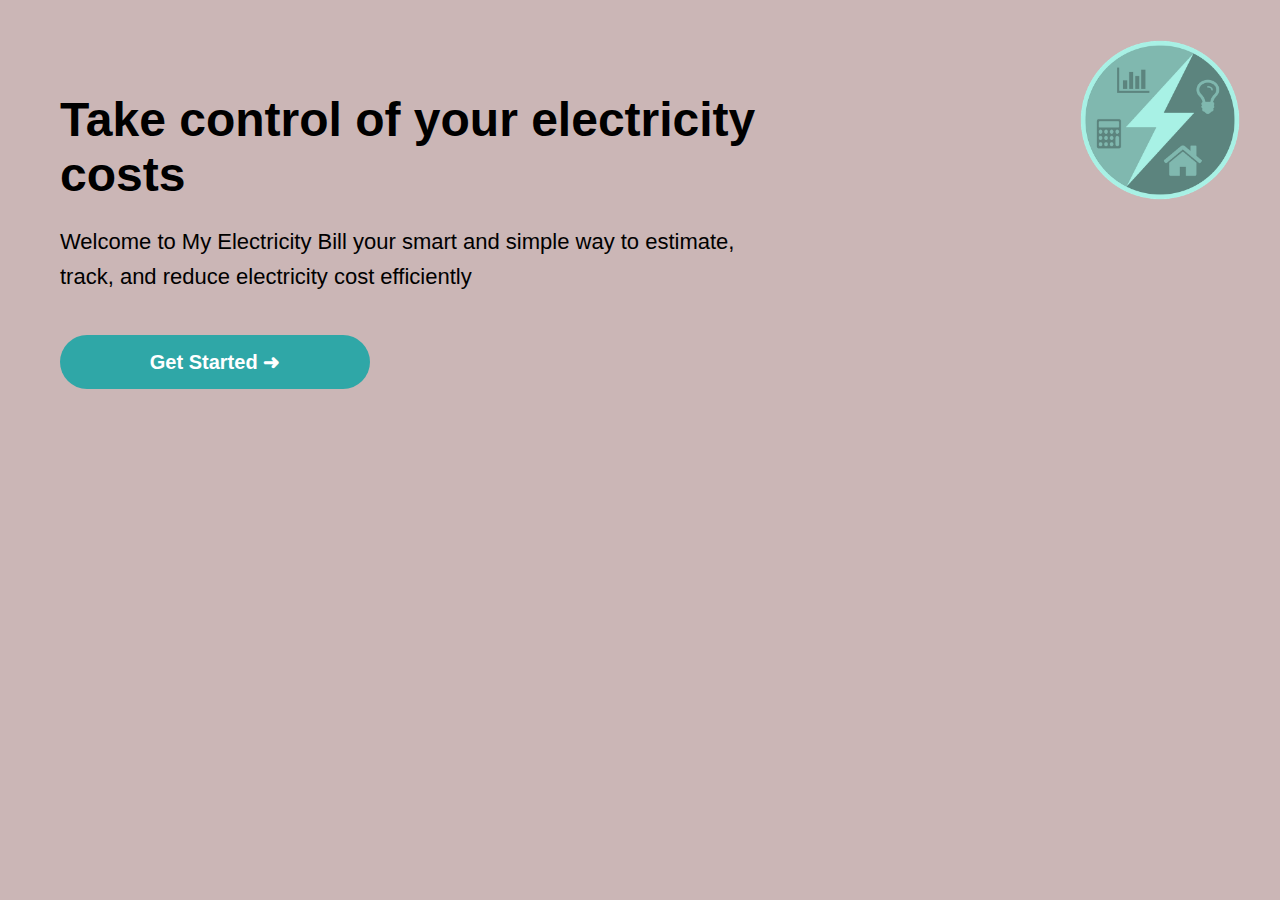
<file: index.html>
<!DOCTYPE html>
<html lang="en">
<head>
    <meta charset="UTF-8">
    <meta name="viewport" content="width=device-width, initial-scale=1.0">
    <title>My Electricity Bill</title>
    <link rel="stylesheet" href="style.css">
</head>
<body>

<div class="container">

    <img src="unnamed.png" class="logo">

    <div class="content">
        <h1>Take control of your electricity costs</h1>

        <p>
            Welcome to My Electricity Bill your smart and simple way to estimate,
            track, and reduce electricity cost efficiently
        </p>

        <a class="btn" href="signup.html">Get Started ➜</a>
    </div>
</div>

</body>
</html>
</file>
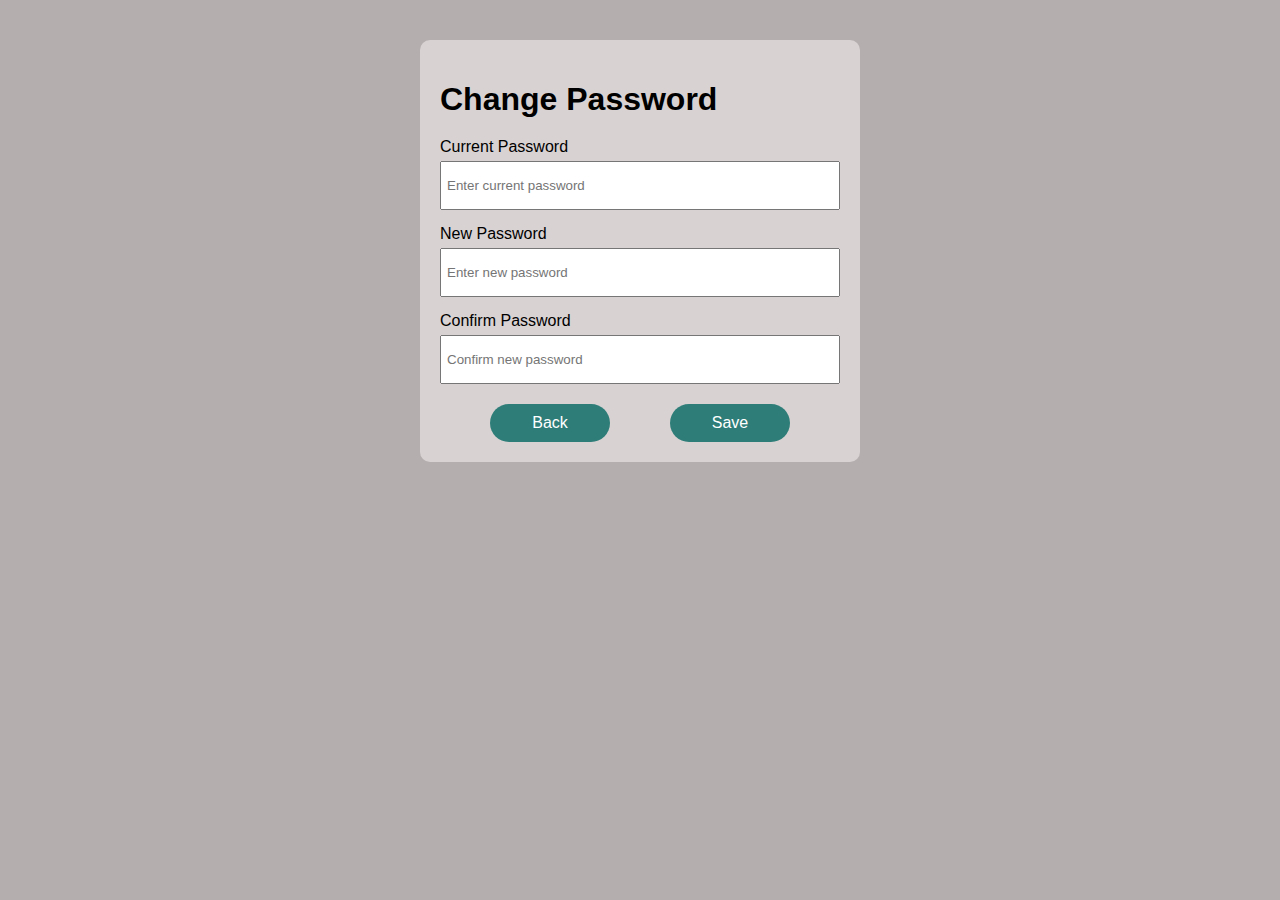
<file: change-password.html>
<!DOCTYPE html>
<html lang="en">
<head>
    <meta charset="UTF-8">
    <meta name="viewport" content="width=device-width, initial-scale=1.0">
    <title>Change Password</title>
    <link rel="stylesheet" href="change-password.css">
</head>
<body>

<div class="container">
    <h1>Change Password</h1>

    <div class="form-group">
        <label>Current Password</label>
        <input id="currentPass" type="password" placeholder="Enter current password">
    </div>

    <div class="form-group">
        <label>New Password</label>
        <input id="newPass" type="password" placeholder="Enter new password">
    </div>

    <div class="form-group">
        <label>Confirm Password</label>
        <input id="confirmPass" type="password" placeholder="Confirm new password">
    </div>

    <div class="btn-container">
        <button class="back-button btn" onclick="window.location.href='profile.html'">Back</button>
        <button class="save-button btn" id="savePassBtn">Save</button>
    </div>
</div>

<script>
    document.getElementById("savePassBtn").addEventListener("click", function() {

        let current = document.getElementById("currentPass").value;
        let newPass = document.getElementById("newPass").value;
        let confirmPass = document.getElementById("confirmPass").value;

        let savedPassword = localStorage.getItem("password");

        // Check current password
        if (current !== savedPassword) {
            alert("❌ Current password is incorrect!");
            return;
        }

        // Check if match
        if (newPass !== confirmPass) {
            alert("❌ New passwords do not match!");
            return;
        }

        // Save new password
        localStorage.setItem("password", newPass);

        alert("✅ Password changed successfully!");
        window.location.href = "profile.html";
    });
</script>

</body>
</html>
</file>
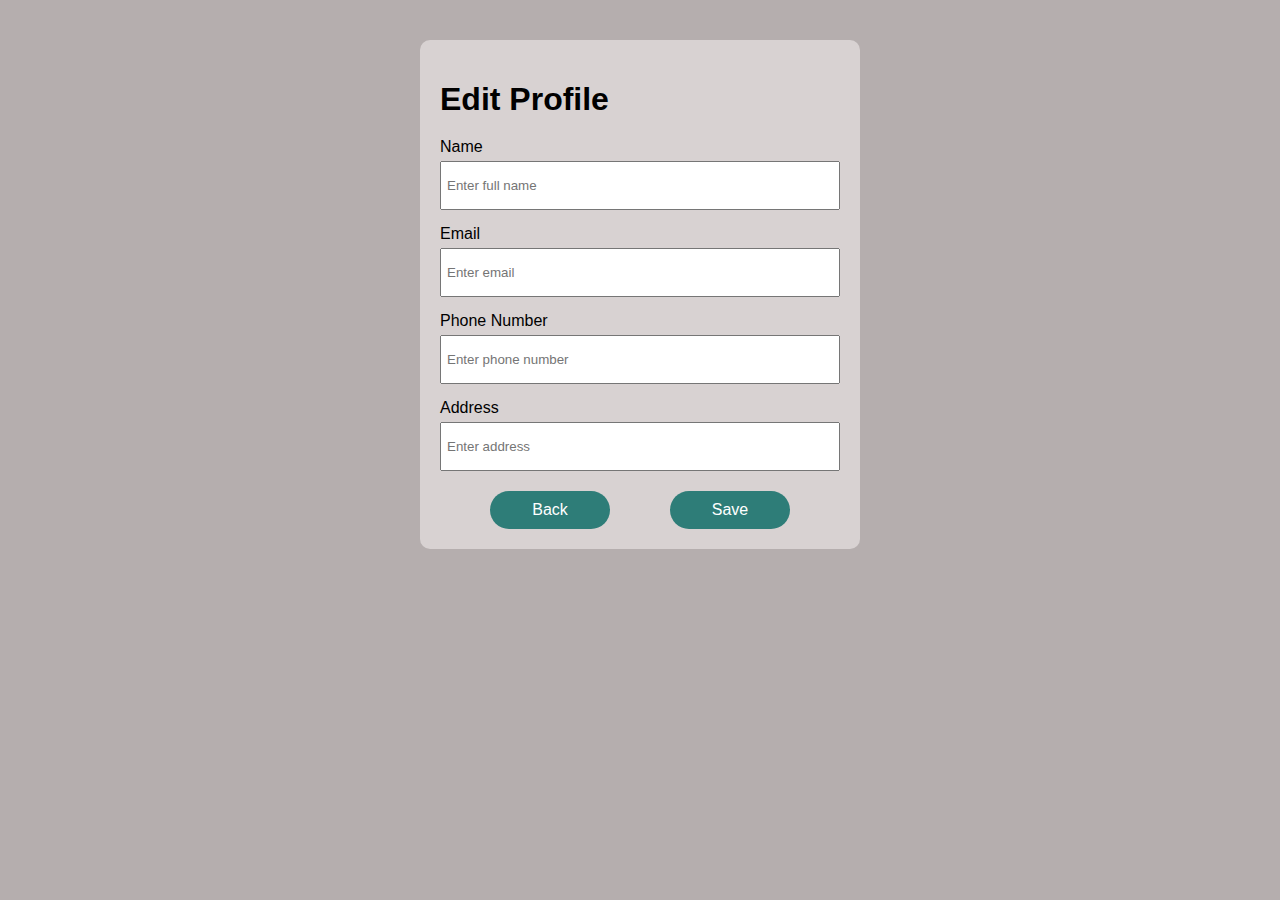
<file: edit-profile.html>
<!DOCTYPE html>
<html lang="en">
<head>
    <meta charset="UTF-8">
    <meta name="viewport" content="width=device-width, initial-scale=1.0">
    <title>Edit Profile</title>
    <link rel="stylesheet" href="edit-profile.css">
</head>
<body>

<div class="container">
    <h1>Edit Profile</h1>

    <div class="form-group">
        <label>Name</label>
        <input id="nameInput" type="text" placeholder="Enter full name">
    </div>

    <div class="form-group">
        <label>Email</label>
        <input id="emailInput" type="email" placeholder="Enter email">
    </div>

    <div class="form-group">
        <label>Phone Number</label>
        <input id="phoneInput" type="text" placeholder="Enter phone number">
    </div>

    <div class="form-group">
        <label>Address</label>
        <input id="addressInput" type="text" placeholder="Enter address">
    </div>

    <div class="btn-container">
        <button class="back-button btn" onclick="window.location.href='profile.html'">Back</button>
        <button class="save-button btn" id="saveBtn">Save</button>
    </div>
</div>

<script>
    // Pre-fill inputs with stored data
    document.getElementById("nameInput").value = localStorage.getItem("name") || "";
    document.getElementById("emailInput").value = localStorage.getItem("email") || "";
    document.getElementById("phoneInput").value = localStorage.getItem("phone") || "";
    document.getElementById("addressInput").value = localStorage.getItem("address") || "";

    // Save data
    document.getElementById("saveBtn").addEventListener("click", function() {
        localStorage.setItem("name", document.getElementById("nameInput").value);
        localStorage.setItem("email", document.getElementById("emailInput").value);
        localStorage.setItem("phone", document.getElementById("phoneInput").value);
        localStorage.setItem("address", document.getElementById("addressInput").value);

        window.location.href = "profile.html";
    });
</script>
<script>
function saveProfile() {
    const name = document.getElementById("name").value;
    const image = document.getElementById("profileImage").value; // or file path

    localStorage.setItem("username", name);
    localStorage.setItem("profileImage", image);

    alert("Profile updated!");
}
</script>


</body>
</html>
</file>
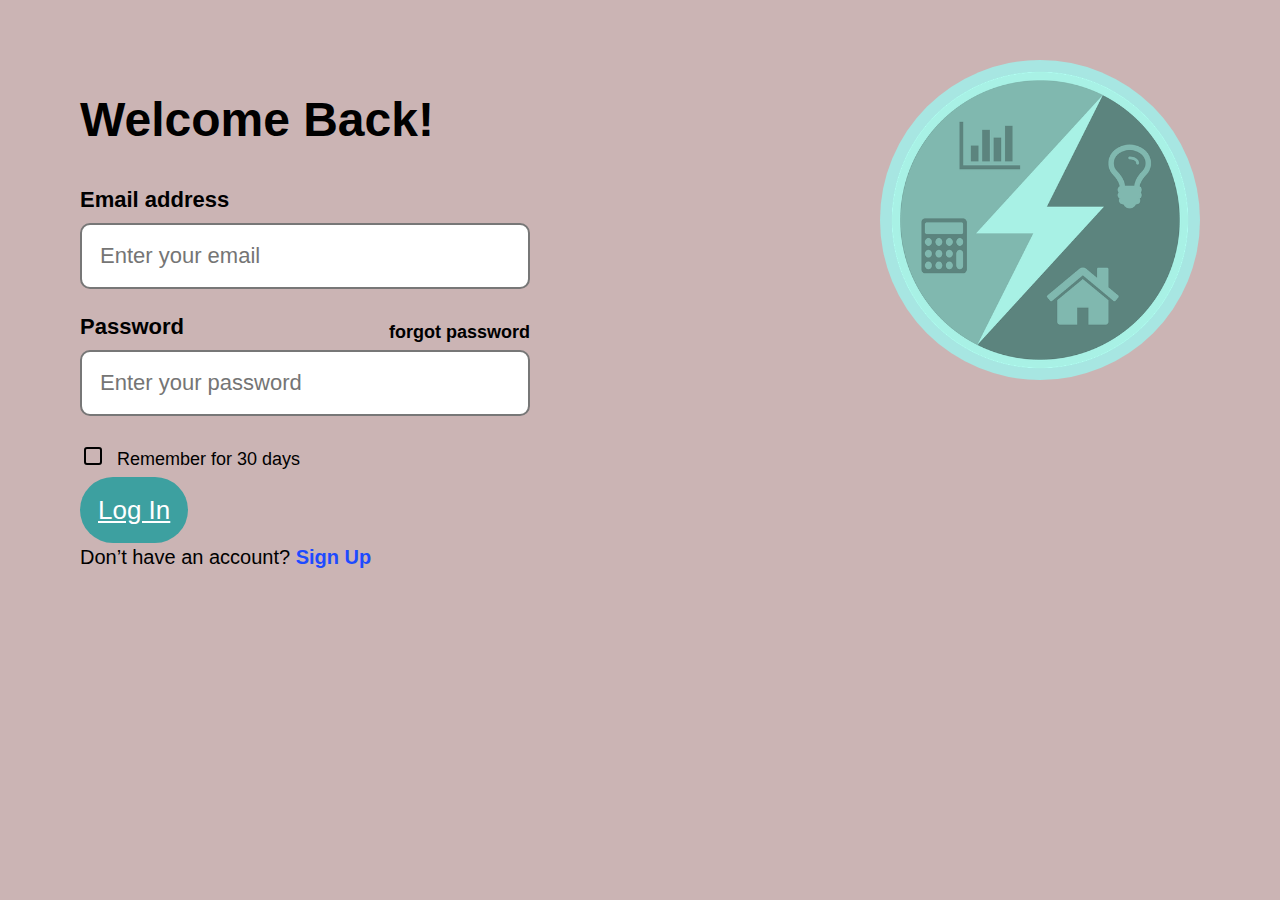
<file: login.html>
<!DOCTYPE html>
<html lang="en">
<head>
<meta charset="UTF-8">
<meta name="viewport" content="width=device-width, initial-scale=1.0">
<title>Login</title>
<link rel="stylesheet" href="login.css">
</head>

<body>

<div class="login-container">

    <div class="login-left">
        <h1>Welcome Back!</h1>

        <label class="label">Email address</label>
        <input type="email" placeholder="Enter your email" class="input">

        <div class="password-row">
            <label class="label">Password</label>
            <a href="recovery.html" class="forgot">forgot password</a>
        </div>

        <input type="password" placeholder="Enter your password" class="input">

        <div class="remember">
            <label>
                <input type="checkbox">
                Remember for 30 days
            </label>
        </div>

        <!-- ❌ onclick removed -->
        <a href="dashboard.html" class="login-btn">Log In</a>

        <p class="signup-link">
            Don’t have an account? <a href="signup.html">Sign Up</a>
        </p>
    </div>

    <img src="unnamed.png" class="side-image"> 

</div>

</body>
</html>
</file>
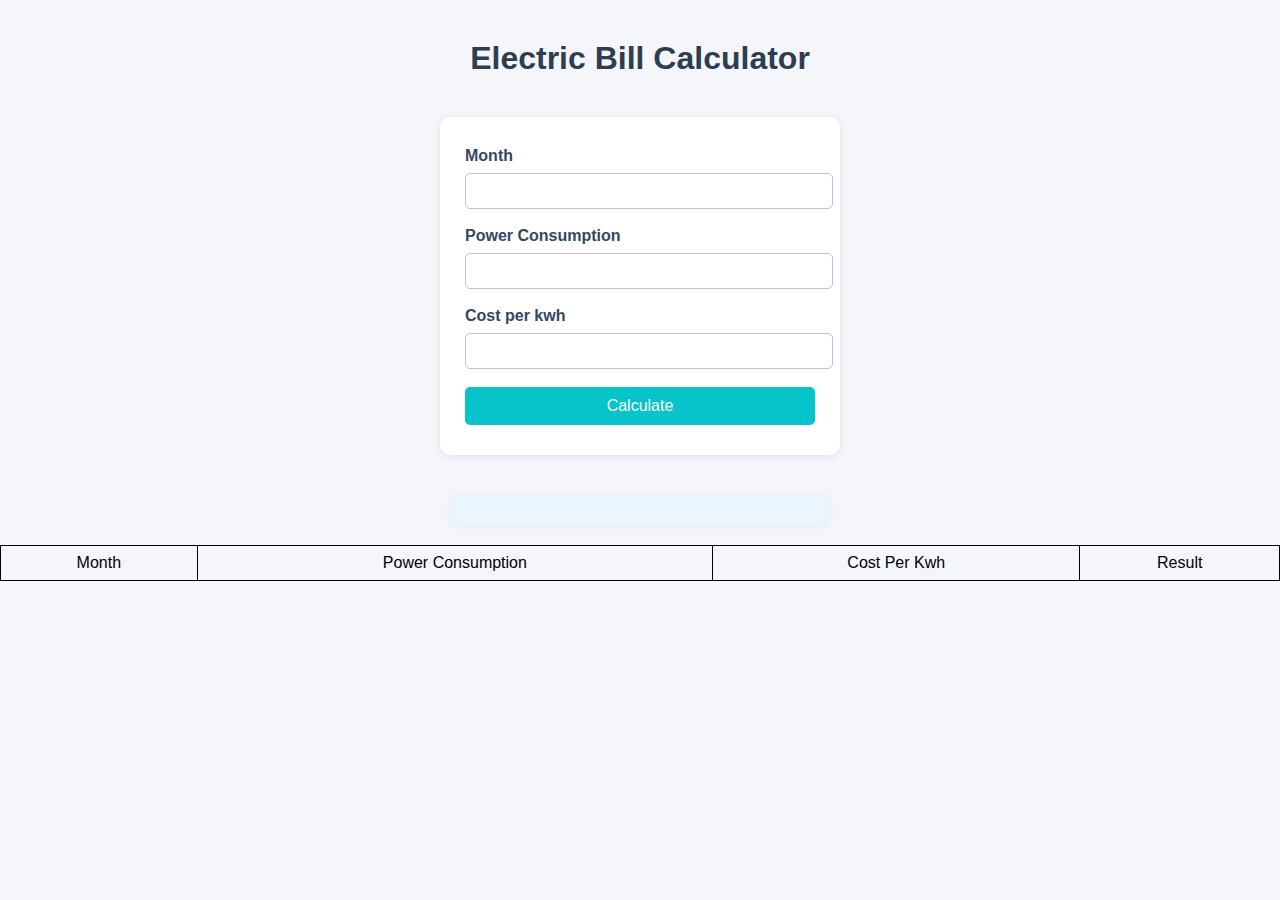
<file: month.html>
<!DOCTYPE html>
    <html lang="en">
        <head>
            <meta charset="UTF-8" />
            <meta name="viewport" content="width=device-width, initial-scale=1.0" />
            <title>Electric Bill Calculator</title>
            <style>
                body {
                    font-family: Arial, sans-serif;
                    background: #f4f6fb;
                    margin: 0;
                    padding: 0;
                }
                h1 {
                    text-align: center;
                    margin-top: 40px;
                    color: #2d3e50;
                }
                form {
                    background: #fff;
                    max-width: 350px;
                    margin: 40px auto;
                    padding: 30px 25px;
                    border-radius: 10px;
                    box-shadow: 0 2px 8px rgba(44, 62, 80, 0.1);
                }
                label {
                    display: block;
                    margin-bottom: 8px;
                    color: #34495e;
                    font-weight: bold;
                }
                input[type="number"],[type="text"] {
                    width: 100%;
                    padding: 8px;
                    margin-bottom: 18px;
                    border: 1px solid #bdc3c7;
                    border-radius: 5px;
                    font-size: 16px;
                }
                button {
                    width: 100%;
                    padding: 10px;
                    background: #06c4ca;
                    color: #fff;
                    border: none;
                    border-radius: 5px;
                    font-size: 16px;
                    cursor: pointer;
                    transition: background 0.2s;
                }
                button:hover {
                    background: #3498db;
                }
                #result {
                    max-width: 350px;
                    margin: 20px auto;
                    padding: 15px;
                    background: #eaf6ff;
                    border-radius: 8px;
                    text-align: center;
                    font-size: 18px;
                    color: #2d3e50;
                    box-shadow: 0 1px 4px rgba(44, 62, 80, 0.08);
                }
                
    table, th, td {
    border: 1px solid black;
    border-collapse: collapse;
    padding: 8px;
    text-align: center;
    }
    table {
    margin-top: 20px;
    width: 100%;
    }

            </style>
        </head>
        <body>
            <h1>Electric Bill Calculator</h1>

            <form onsubmit="event.preventDefault();">

                <label>Month</label>
                <input id="Month" type="text" /><br />

                <label>Power Consumption</label>
                <input id="power_consumption" type="number" /><br />

                <label>Cost per kwh</label>
                <input id="cost_per_kwh" type="number" />

                <br />
                <button id="btn_calculate">Calculate</button>
            </form>

            <div id="result"></div>

                        <table id="tableRow">
                        <tr>
                            <td>Month</td>
                            <td>Power Consumption</td>
                            <td>Cost Per Kwh</td>
                            <td>Result</td>
                        </tr>
                </table>

            <script>
                btn_calculate.addEventListener("click", function () {
                    let Month = document.getElementById("Month");
                    let power_consumption =
                        document.getElementById("power_consumption");
                    let cost_per_kwh = document.getElementById("cost_per_kwh");
                    let btn_calculate = document.getElementById("btn_calculate");
                    let result = document.getElementById("result");
                    let result_value = cost_per_kwh.value * power_consumption.value;
                    result.innerHTML = `Your electric bill is: ₱ ${result_value.toFixed(
                        2
                    )}`;
                    var tableRow = document.getElementById("tableRow");
                    var newRow = tableRow.insertRow();
    
                    var month = newRow.insertCell(0);
                    var Power_consumption = newRow.insertCell(1);
                    var Cost = newRow.insertCell(2);
                    var Result = newRow.insertCell(3);
        
                    month.innerHTML = Month.value;
                    Power_consumption.innerHTML = power_consumption.value;
                    Cost.innerHTML = cost_per_kwh.value;
                    Result.innerHTML = result_value.toFixed(2);
                });
            </script>
        </body>
    </html>
</file>
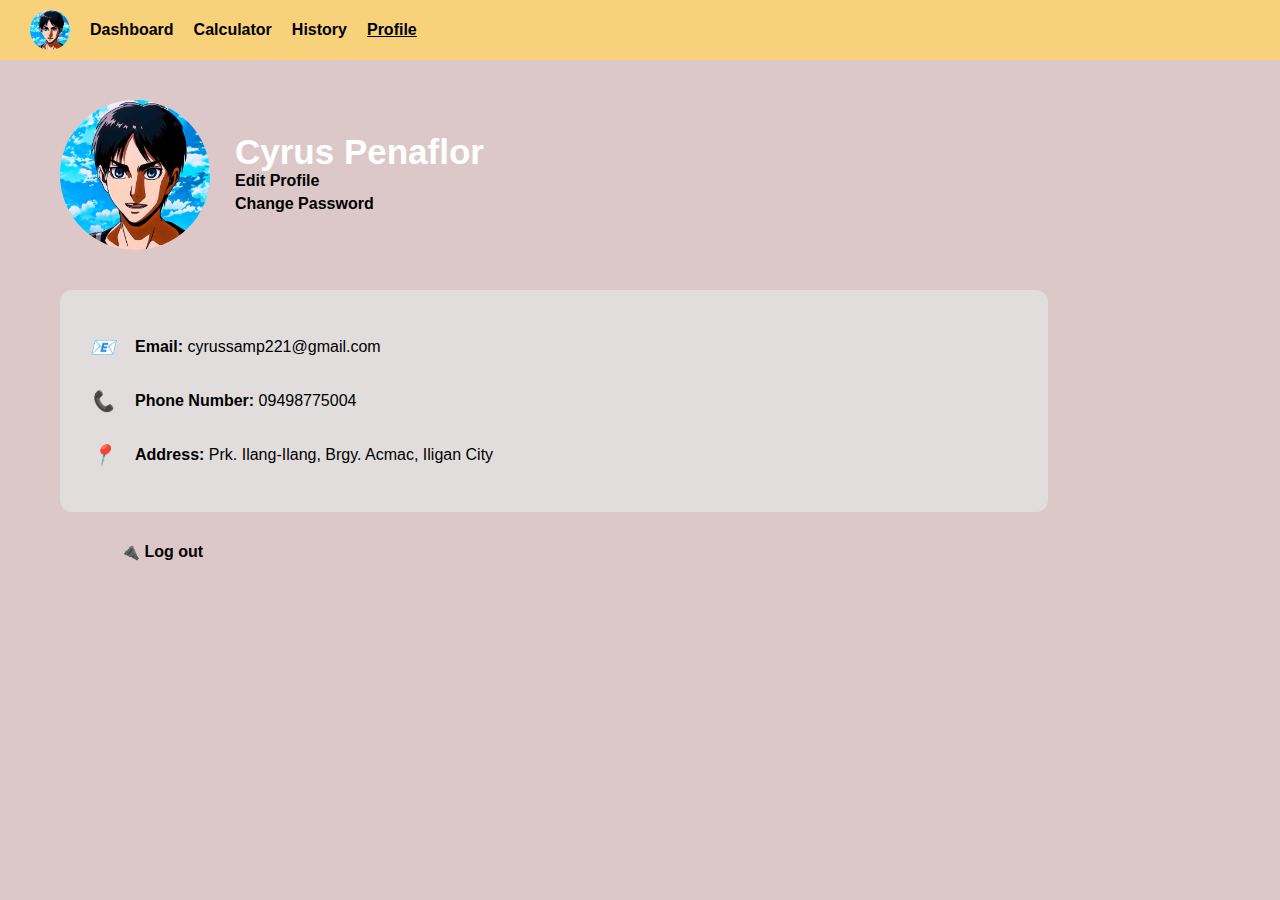
<file: profile.html>
<!DOCTYPE html>
<html lang="en">
<head>
    <meta charset="UTF-8">
    <meta name="viewport" content="width=device-width, initial-scale=1.0">
    <title>Profile</title>
    <link rel="stylesheet" href="profile.css">
</head>
<body>

<!-- NAVBAR -->
<div class="navbar">
    <img src="eren.jpg" class="nav-img" alt="Profile">
    <a href="dashboard.html">Dashboard</a>
    <a href="calculator.html">Calculator</a>
    <a href="history.html">History</a>
    <a class="active" href="profile.html">Profile</a>
</div>

<!-- PROFILE SECTION -->
<div class="profile-container">

    <div class="profile-header">
        <img src="eren.jpg" alt="User Photo" class="profile-photo">

        <div>
            <div class="profile-name" id="profileName">Cyrus Penaflor</div>

            <div class="profile-actions">
                <a href="edit-profile.html">Edit Profile</a>
                <a href="change-password.html">Change Password</a>
            </div>
        </div>
    </div>

    <!-- INFO BOX -->
    <div class="info-box">

        <div class="info-item">
            <i>📧</i>
            <span><b>Email:</b> <span id="profileEmail">cyrussamp221@gmail.com</span></span>
        </div>

        <div class="info-item">
            <i>📞</i>
            <span><b>Phone Number:</b> <span id="profilePhone">09498775004</span></span>
        </div>

        <div class="info-item">
            <i>📍</i>
            <span><b>Address:</b> <span id="profileAddress">Prk. Ilang-Ilang, Brgy. Acmac, Iligan City</span></span>
        </div>
    </div>

    <!-- LOGOUT -->
    <a class="logout" href="login.html">🔌 Log out</a>

</div>

<script>
    // Load saved info from localStorage
    document.getElementById("profileName").textContent = localStorage.getItem("name") || "Cyrus Penaflor";
    document.getElementById("profileEmail").textContent = localStorage.getItem("email") || "cyrussamp221@gmail.com";
    document.getElementById("profilePhone").textContent = localStorage.getItem("phone") || "09498775004";
    document.getElementById("profileAddress").textContent = localStorage.getItem("address") || "Prk. Ilang-Ilang, Brgy. Acmac, Iligan City";
</script>
<script>
    // Set default password ONCE if not yet set
    if (!localStorage.getItem("password")) {
        localStorage.setItem("password", "123456"); // default password
    }
</script>


</body>
</html>
</file>
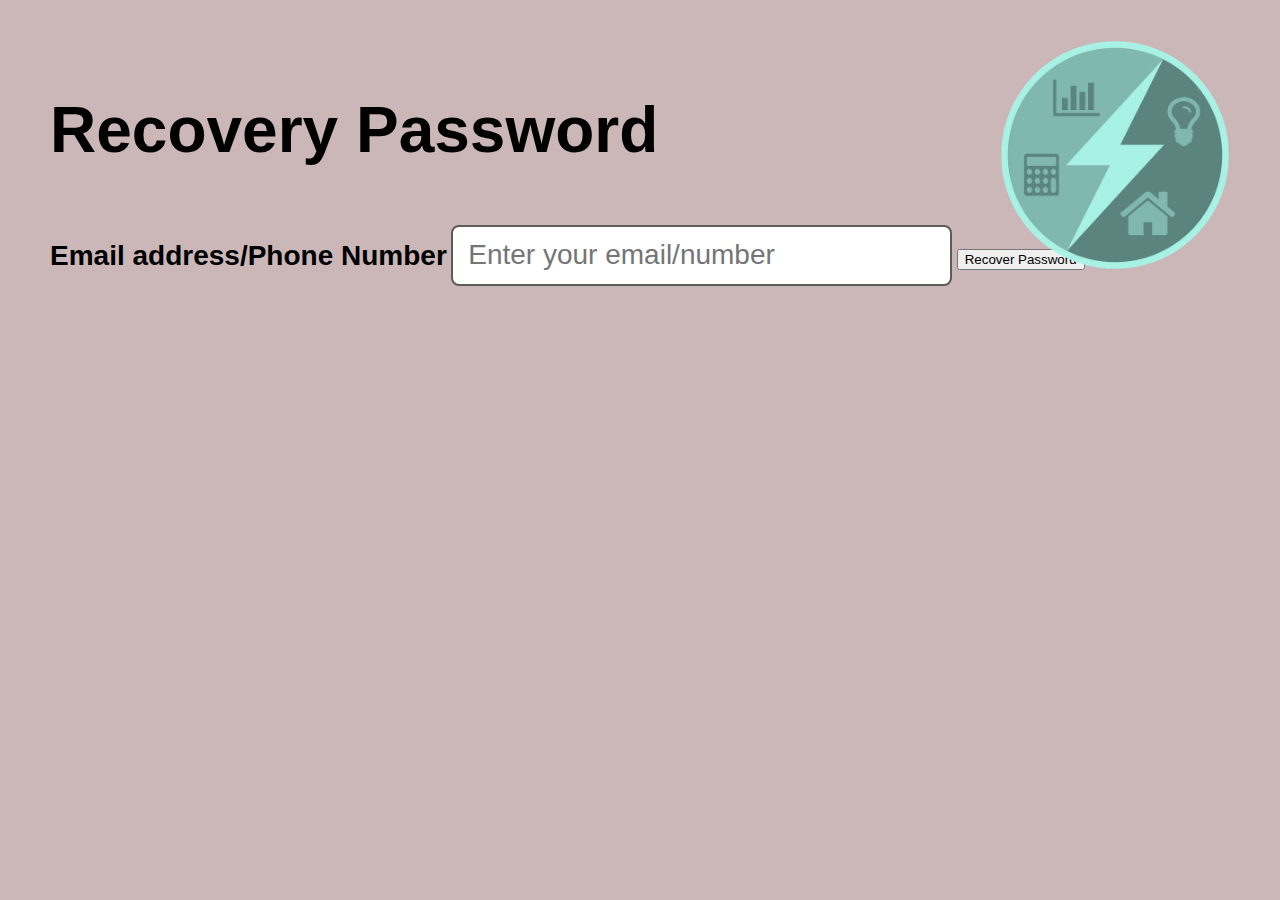
<file: recovery.html>
<!DOCTYPE html>
<html lang="en">
<head>
    <meta charset="UTF-8">
    <meta name="viewport" content="width=device-width, initial-scale=1.0">
    <title>Recovery Password</title>
    <link rel="stylesheet" href="recovery.css">
</head>
<body>

    <div class="container">
        <h1 class="title">Recovery Password</h1>

        <label class="label">Email address/Phone Number</label>
        <input class="input-field" id="recoverInput" type="text" placeholder="Enter your email/number">

        <button class="recover-btn" onclick="recover()">Recover Password</button>

        <img src="unnamed.png" class="logo" alt="Logo">
    </div>

<script>
function recover() {
    let input = document.getElementById("recoverInput").value.trim();

    if (!input) {
        alert("❌ Please enter your email or phone number.");
        return;
    }

    let users = JSON.parse(localStorage.getItem("users")) || [];

    // Check if user exists (match email OR phone)
    let foundUser = users.find(u => u.email === input || u.phone === input);

    if (!foundUser) {
        alert("❌ Account not found. Try again.");
        return;
    }

    // Store selected user so change-password page knows who to update
    localStorage.setItem("recoverUser", foundUser.email);

    alert("✅ Account found! Redirecting...");
    window.location.href = "change-password.html";
}
</script>

</body>
</html>
</file>
<file: style.css>
body {
    margin: 0;
    background: #cbb6b6;
    font-family: "Poppins", sans-serif;
}

.container {
    padding: 60px;
    position: relative;
}

.logo {
    position: absolute;
    top: 40px;
    right: 40px;
    width: 160px;
}

.content {
    max-width: 700px;
}

.content h1 {
    font-size: 48px;
    font-weight: 700;
    margin-bottom: 20px;
}

.content p {
    font-size: 22px;
    line-height: 1.6;
    margin-bottom: 40px;
}

.btn {
    display: inline-flex;
    align-items: center;
    justify-content: center;
    width: 280px;
    padding: 15px;
    background: #2fa7a7;
    color: white;
    font-size: 20px;
    font-weight: 600;
    border-radius: 35px;
    text-decoration: none;
    transition: 0.2s;
}

.btn:hover {
    background: #248b8b;
}

body {
    margin: 0;
    background: #cbb6b6;
    font-family: "Poppins", sans-serif;
}

.container {
    padding: 60px;
    position: relative;
}

.logo {
    position: absolute;
    top: 40px;
    right: 40px;
    width: 160px;
}

.content {
    max-width: 700px;
}

.content h1 {
    font-size: 48px;
    font-weight: 700;
    margin-bottom: 20px;
}

.content p {
    font-size: 22px;
    line-height: 1.6;
    margin-bottom: 40px;
}

.btn {
    display: inline-flex;
    align-items: center;
    justify-content: center;
    width: 280px;
    padding: 15px;
    background: #2fa7a7;
    color: white;
    font-size: 20px;
    font-weight: 600;
    border-radius: 35px;
    text-decoration: none;
    transition: 0.2s;
}

.btn:hover {
    background: #248b8b;
}

/* Mobile devices */
@media (max-width: 480px) {
    .container {
        padding: 20px;
    }

    .logo {
        width: 100px;
        position: static;
        display: block;
        margin: 0 auto 20px;
    }

    .content {
        text-align: center;
    }

    .content h1 {
        font-size: 28px;
        margin-bottom: 15px;
    }

    .content p {
        font-size: 16px;
        margin-bottom: 25px;
    }

    .btn {
        width: 100%;
        max-width: 100%;
        font-size: 18px;
        padding: 14px;
    }
}
</file>
<file: change-password.css>
body {
    font-family: Arial, sans-serif;
    background: #b5aeae;
    margin: 0;
    padding: 0;
}

.container {
    width: 400px;
    margin: 40px auto;
    background: #d8d2d2;
    padding: 20px;
    border-radius: 10px;
}

h1 {
    margin-bottom: 20px;
}

.form-group {
    display: flex;
    flex-direction: column;
    margin-bottom: 15px;
}

label {
    margin-bottom: 5px;
}

input {
    height: 35px;
    padding: 5px;
}

.btn-container {
    width: 100%;
    display: flex;
    justify-content: center;  /* center buttons */
    gap: 60px;                /* spacing between Back & Save */
    margin-top: 20px;
}



button {
    width: 120px;
    padding: 10px;
    border: none;
    border-radius: 20px;
    background: #2e7d78;
    color: white;
    font-size: 16px;
}
</file>
<file: edit-profile.css>
body {
    font-family: Arial, sans-serif;
    background: #b5aeae;
    margin: 0;
    padding: 0;
}

.container {
    width: 400px;
    margin: 40px auto;
    background: #d8d2d2;
    padding: 20px;
    border-radius: 10px;
}

h1 {
    margin-bottom: 20px;
}

.form-group {
    display: flex;
    flex-direction: column;
    margin-bottom: 15px;
}

label {
    margin-bottom: 5px;
}

input {
    height: 35px;
    padding: 5px;
}

.btn-container {
    width: 100%;
    display: flex;
    justify-content: center;  /* center buttons */
    gap: 60px;                /* spacing between Back & Save */
    margin-top: 20px;
}



button {
    width: 120px;
    padding: 10px;
    border: none;
    border-radius: 20px;
    background: #2e7d78;
    color: white;
    font-size: 16px;
}
</file>
<file: login.css>
/* Electricity Bill Calculator - Login Page Styles */
/* Contributor: cyruspenaflor94-png */

body {
    font-family: sans-serif;
    background: #cbb4b4;
    margin: 0;
}

.login-container {
    display: flex;
    justify-content: space-between;
    padding: 60px 80px;
    align-items: flex-start;
}

.login-left {
    max-width: 450px;
    width: 100%;
}

h1 {
    font-size: 48px;
    margin-bottom: 40px;
}

.label {
    font-size: 22px;
    font-weight: 600;
    display: block;
    margin-bottom: 10px;
}

.input {
    width: 100%;
    padding: 18px;
    font-size: 22px;
    border-radius: 10px;
    border: 2px solid #777;
    margin-bottom: 25px;
    box-sizing: border-box;
}

.password-row {
    display: flex;
    justify-content: space-between;
    align-items: center;
}

.forgot {
    font-size: 18px;
    color: #000;
    text-decoration: none;
    font-weight: 600;
}

.forgot:hover {
    text-decoration: underline;
}

.remember {
    font-size: 18px;
    margin-bottom: 25px;
    display: flex;
    align-items: center;
}

/* Checkbox style */
input[type="checkbox"] {
    appearance: none;
    background-color: transparent;
    border: 2px solid #000;
    width: 18px;
    height: 18px;
    border-radius: 3px;
    cursor: pointer;
    position: relative;
    top: 3px;
    margin-right: 10px;
    flex-shrink: 0;
}

input[type="checkbox"]:checked::after {
    content: "✓";
    position: absolute;
    font-size: 16px;
    left: 1px;
    top: -3px;
    color: #000;
}

.login-btn {
    width: 70%;
    padding: 18px;
    background: #3da0a0;
    color: #fff;
    font-size: 26px;
    border: none;
    border-radius: 40px;
    cursor: pointer;
    margin-bottom: 20px;
    transition: background 0.3s;
}

.login-btn:hover {
    background: #2d8080;
}

.signup-link {
    font-size: 20px;
}

.signup-link a {
    font-weight: 600;
    color: #1e4bff;
    text-decoration: none;
}

.signup-link a:hover {
    text-decoration: underline;
}

.side-image {
    width: 300px;
    height: 300px;
    object-fit: contain;
    border-radius: 50%;
    background-color: #a7e6e2;
    padding: 10px;
}

/* Mobile devices */
@media (max-width: 480px) {
    .login-container {
        flex-direction: column;
        padding: 20px;
        align-items: center;
    }

    .side-image {
        width: 100px;
        height: 100px;
        margin: 0 0 30px 0;
        padding: 5px;
        order: -1;
    }

    .login-left {
        max-width: 100%;
        width: 100%;
    }

    h1 {
        font-size: 28px;
        margin-bottom: 25px;
        text-align: center;
    }

    .label {
        font-size: 18px;
        margin-bottom: 8px;
    }

    .input {
        padding: 14px;
        font-size: 16px;
        margin-bottom: 20px;
    }

    .password-row {
        flex-direction: column;
        align-items: flex-start;
        gap: 10px;
        margin-bottom: 15px;
    }

    .forgot {
        font-size: 14px;
        align-self: flex-end;
    }

    .remember {
        font-size: 14px;
        margin-bottom: 20px;
    }

    input[type="checkbox"] {
        width: 16px;
        height: 16px;
        margin-top: 0;
        top: 2px;
    }

    input[type="checkbox"]:checked::after {
        font-size: 14px;
        top: -2px;
    }

    .login-btn {
        width: 100%;
        padding: 14px;
        font-size: 18px;
        margin-bottom: 15px;
    }

    .signup-link {
        font-size: 14px;
        text-align: center;
    }
}
</file>
<file: profile.css>
/* Electricity Bill Calculator - Profile Page Styles */
/* Contributor: cyruspenaflor94-png */

/* GENERAL */
body {
    margin: 0;
    font-family: Poppins, sans-serif;
    background-color: #dcc8c8;
}

/* NAVBAR */
.navbar {
    background: #f8d27a;
    padding: 10px 30px;
    display: flex;
    align-items: center;
    gap: 20px;
    font-weight: 600;
}

.navbar a {
    text-decoration: none;
    color: black;
}

.navbar a.active {
    font-weight: bold;
    text-decoration: underline;
}

.navbar img {
    width: 40px;
    height: 40px;
    border-radius: 50%;
}

/* PROFILE SECTION */
.profile-container {
    padding: 40px 60px;
}

.profile-header {
    display: flex;
    align-items: center;
    gap: 25px;
    margin-bottom: 20px;
}

.profile-header img {
    width: 150px;
    height: 150px;
    border-radius: 50%;
}

.profile-name {
    font-size: 35px;
    color: white;
    font-weight: 700;
}

profile-actions {
    margin-top: 10px;
}

.profile-actions a {
    display: block;
    color: black;
    text-decoration: none;
    font-weight: 600;
    margin-bottom: 5px;
}

/* INFO CARD */
.info-box {
    background: #e1dddd;
    padding: 30px;
    width: 80%;
    border-radius: 12px;
    margin-top: 40px;
}

.info-item {
    display: flex;
    align-items: center;
    padding: 15px 0;
}

.info-item i {
    font-size: 20px;
    margin-right: 20px;
}

/* LOGOUT BUTTON */
.logout {
    margin: 30px 0 0 60px;
    display: flex;
   	align-items: center;
    gap: 8px;
    text-decoration: none;
    color: black;
    font-weight: 600;
}

/* ----------------------------------------------------
   📱 MOBILE RESPONSIVE STYLES
----------------------------------------------------- */
@media (max-width: 600px) {

    /* NAVBAR */
    .navbar {
        padding: 10px 15px;
        gap: 10px;
    }

    .navbar img {
        width: 30px;
        height: 30px;
    }

    .navbar a {
        font-size: 14px;
    }

    /* PROFILE SECTION */
    .profile-container {
        padding: 20px;
    }

    .profile-header {
        flex-direction: column;
        text-align: center;
    }

    .profile-header img {
        width: 100px;
        height: 100px;
    }

    .profile-name {
        font-size: 24px;
    }

    .profile-actions a {
        font-size: 14px;
    }

    /* INFO BOX */
    .info-box {
        width: 100%;
        padding: 20px;
    }

    .info-item {
        padding: 10px 0;
    }

    .info-item i {
        font-size: 18px;
        margin-right: 10px;
    }

    /* LOGOUT */
    .logout {
        margin-left: 0;
        justify-content: center;
        font-size: 14px;
    }
}
</file>
<file: recovery.css>
body {
    margin: 0;
    padding: 0;
    background-color: #cbb7b7;
    font-family: Arial, Helvetica, sans-serif;
}

.container {
    padding: 50px;
    position: relative;
}

.title {
    font-size: 64px;
    font-weight: 700;
    margin-bottom: 40px;
}

.label {
    font-size: 28px;
    font-weight: 600;
}

.input-field {
    margin-top: 18px;
    width: 480px;
    height: 55px;
    padding-left: 15px;
    font-size: 28px;
    border: 2px solid #5c5c5c;
    border-radius: 8px;
    outline: none;
}

/* LOGO STYLE */
.logo {
    position: absolute;
    right: 50px;
    top: 40px;
    width: 230px;
    height: 230px;
}
</file>
